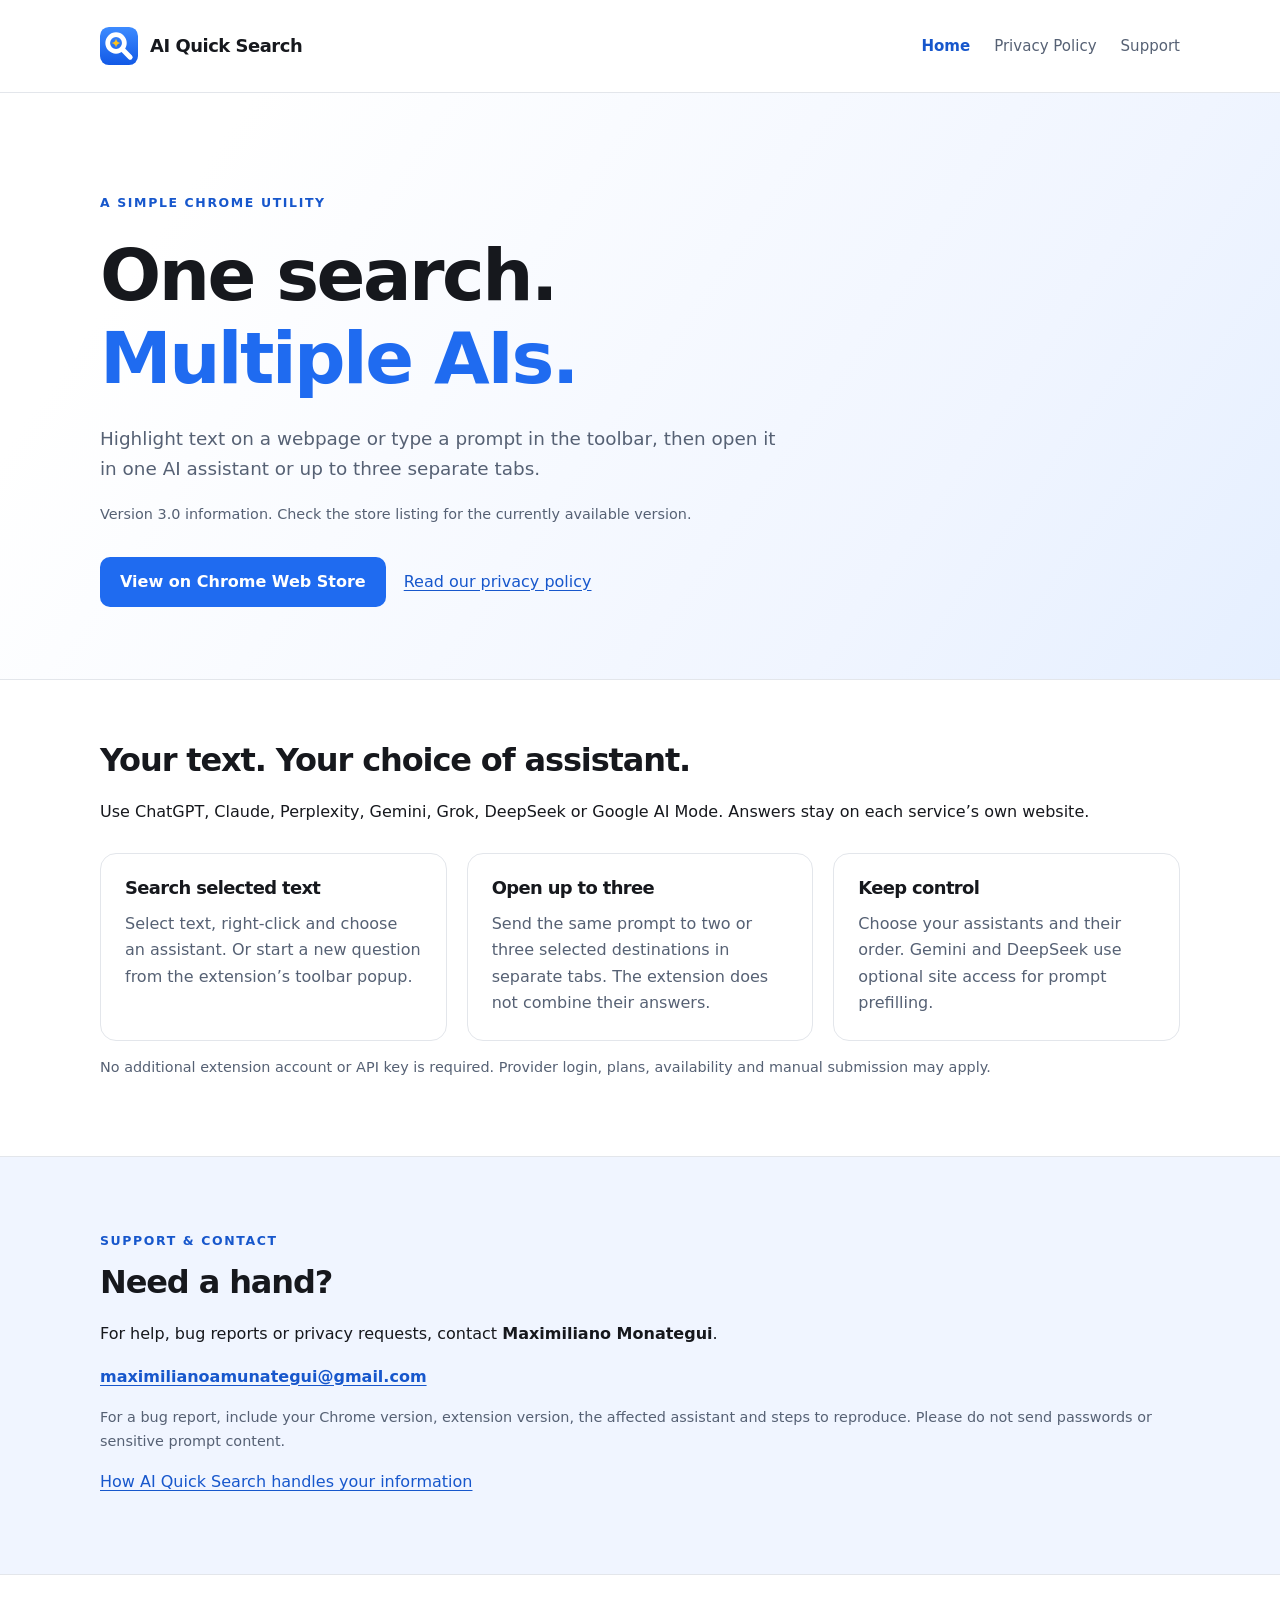
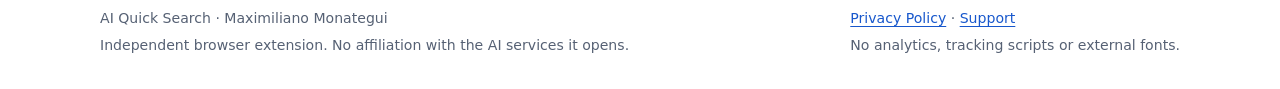
<file: index.html>
<!doctype html>
<html lang="en">
<head>
  <meta charset="utf-8">
  <meta name="viewport" content="width=device-width, initial-scale=1">
  <meta http-equiv="Content-Security-Policy" content="default-src 'none'; style-src 'self'; img-src 'self'; base-uri 'none'; form-action 'none'; upgrade-insecure-requests">
  <meta name="description" content="Send selected text or a typed prompt to your chosen AI assistants. Privacy policy and support for AI Quick Search.">
  <title>AI Quick Search — One search. Multiple AIs.</title>
  <link rel="icon" href="assets/glint.svg" type="image/svg+xml">
  <link rel="stylesheet" href="styles.css">
</head>
<body>
<a class="skip" href="#main">Skip to content</a>
<header class="site-header"><div class="wrap header-row">
  <a class="brand" href="./"><img src="assets/glint.svg" width="38" height="38" alt=""><span>AI Quick Search</span></a>
  <nav aria-label="Main navigation">
    <a href="./" aria-current="page">Home</a>
    <a href="privacy.html">Privacy Policy</a>
    <a href="./#support">Support</a>
  </nav>
</div></header>
<main tabindex="-1" id="main">
<section class="hero" aria-labelledby="hero-title"><div class="wrap">
  <p class="eyebrow">A simple Chrome utility</p>
  <h1 id="hero-title">One search.<br><span class="blue">Multiple AIs.</span></h1>
  <p class="lede">Highlight text on a webpage or type a prompt in the toolbar, then open it in one AI assistant or up to three separate tabs.</p>
  <p class="small">Version 3.0 information. Check the store listing for the currently available version.</p>
  <div class="actions"><a class="button" href="https://chromewebstore.google.com/detail/ai-multi-platform-quick-s/concnmjiafnmilakbhbomhfmgdmpgcgc">View on Chrome Web Store</a><a href="privacy.html">Read our privacy policy</a></div>
</div></section>
<section class="section" aria-labelledby="features-title"><div class="wrap">
  <h2 id="features-title">Your text. Your choice of assistant.</h2>
  <p>Use ChatGPT, Claude, Perplexity, Gemini, Grok, DeepSeek or Google AI Mode. Answers stay on each service’s own website.</p>
  <div class="cards">
    <section class="card" aria-labelledby="feature-selection"><h3 id="feature-selection">Search selected text</h3><p>Select text, right-click and choose an assistant. Or start a new question from the extension’s toolbar popup.</p></section>
    <section class="card" aria-labelledby="feature-multi"><h3 id="feature-multi">Open up to three</h3><p>Send the same prompt to two or three selected destinations in separate tabs. The extension does not combine their answers.</p></section>
    <section class="card" aria-labelledby="feature-control"><h3 id="feature-control">Keep control</h3><p>Choose your assistants and their order. Gemini and DeepSeek use optional site access for prompt prefilling.</p></section>
  </div>
  <p class="small">No additional extension account or API key is required. Provider login, plans, availability and manual submission may apply.</p>
</div></section>
<section id="support" class="section support" aria-labelledby="support-title"><div class="wrap">
  <p class="eyebrow">Support &amp; contact</p><h2 id="support-title">Need a hand?</h2>
  <p>For help, bug reports or privacy requests, contact <strong>Maximiliano Monategui</strong>.</p>
  <p><a class="email" href="mailto:maximilianoamunategui@gmail.com">maximilianoamunategui@gmail.com</a></p>
  <p class="small">For a bug report, include your Chrome version, extension version, the affected assistant and steps to reproduce. Please do not send passwords or sensitive prompt content.</p>
  <p><a href="privacy.html">How AI Quick Search handles your information</a></p>
</div></section>
</main>
<footer class="site-footer"><div class="wrap footer-row">
  <div><p>AI Quick Search · Maximiliano Monategui</p><p>Independent browser extension. No affiliation with the AI services it opens.</p></div>
  <div><p><a href="privacy.html">Privacy Policy</a> · <a href="./#support">Support</a></p><p>No analytics, tracking scripts or external fonts.</p></div>
</div></footer>
</body></html>
</file>
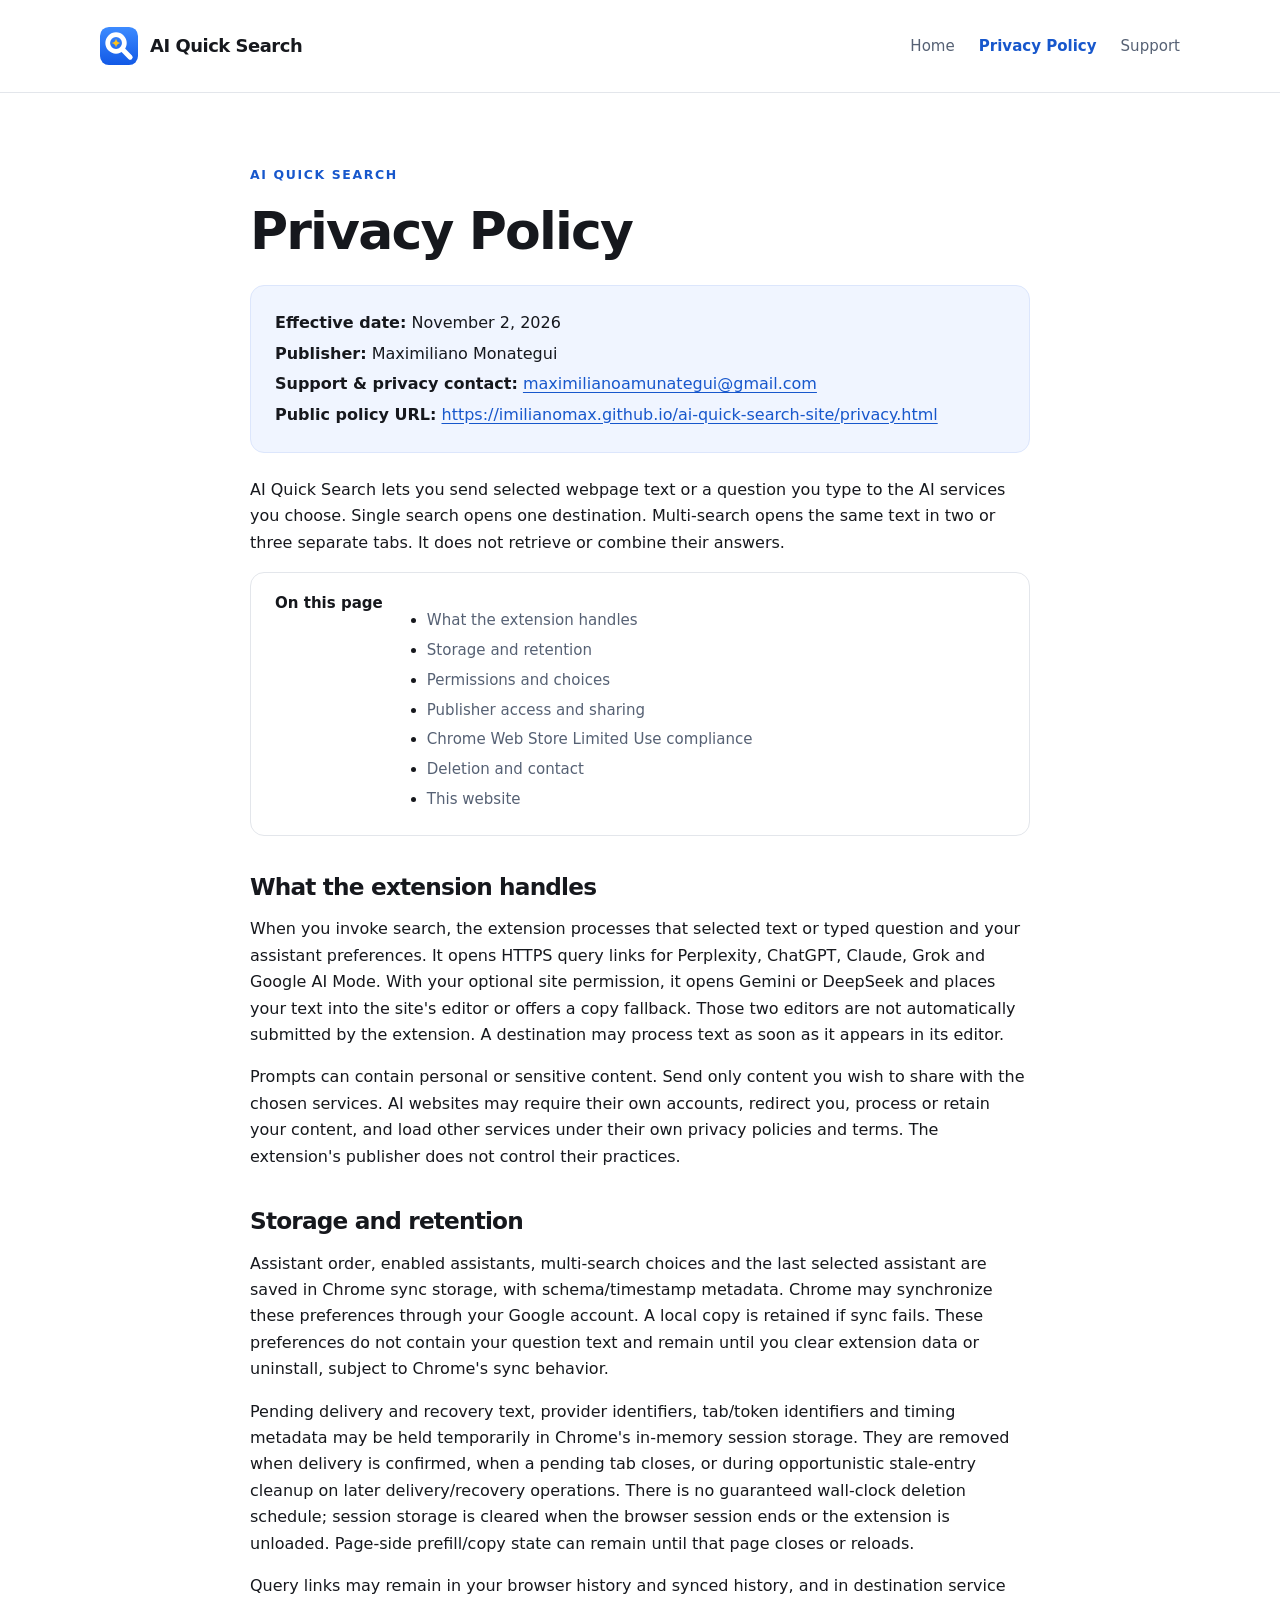
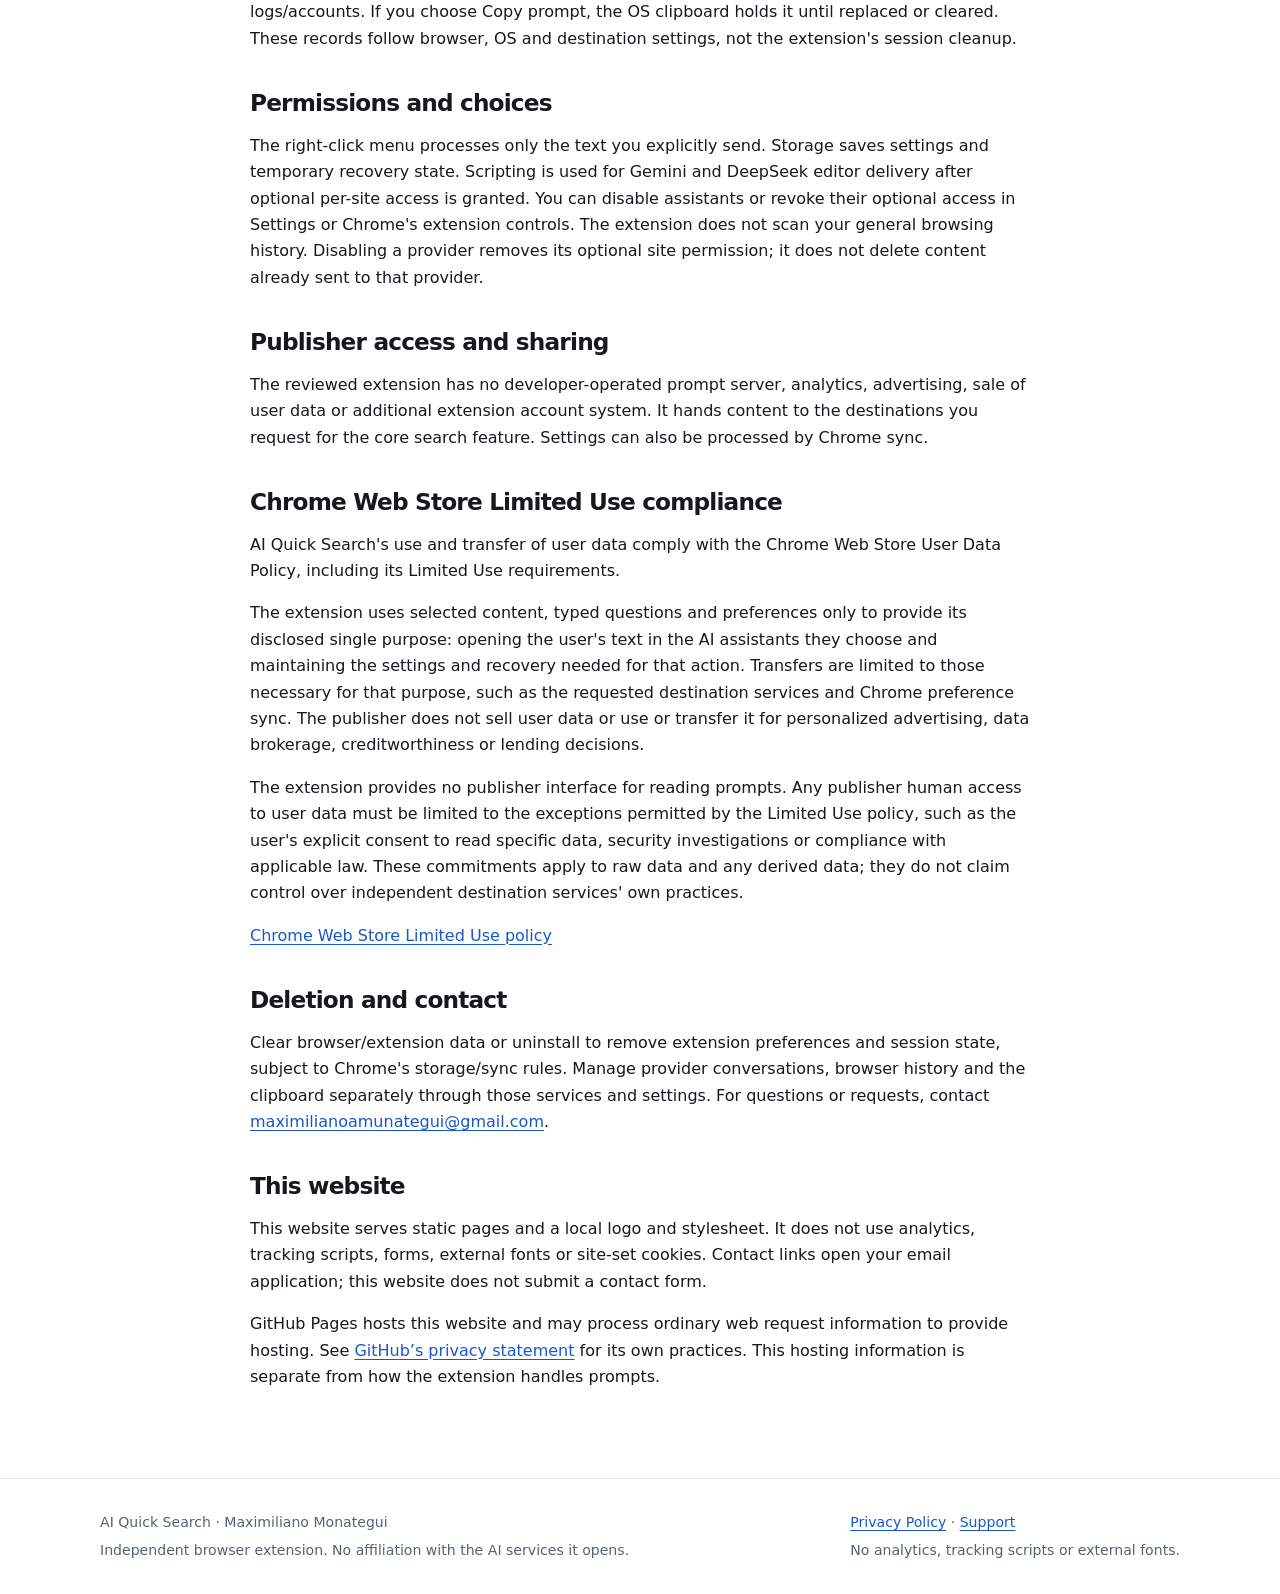
<file: privacy.html>
<!doctype html>
<html lang="en">
<head>
  <meta charset="utf-8">
  <meta name="viewport" content="width=device-width, initial-scale=1">
  <meta http-equiv="Content-Security-Policy" content="default-src 'none'; style-src 'self'; img-src 'self'; base-uri 'none'; form-action 'none'; upgrade-insecure-requests">
  <meta name="description" content="How AI Quick Search handles selected text, typed prompts, preferences, optional site access and transfers to AI services.">
  <title>Privacy Policy — AI Quick Search</title>
  <link rel="icon" href="assets/glint.svg" type="image/svg+xml">
  <link rel="stylesheet" href="styles.css">
</head>
<body>
<a class="skip" href="#main">Skip to content</a>
<header class="site-header"><div class="wrap header-row">
  <a class="brand" href="./"><img src="assets/glint.svg" width="38" height="38" alt=""><span>AI Quick Search</span></a>
  <nav aria-label="Main navigation">
    <a href="./">Home</a>
    <a href="privacy.html" aria-current="page">Privacy Policy</a>
    <a href="./#support">Support</a>
  </nav>
</div></header>
<main tabindex="-1" id="main" class="policy">
<p class="eyebrow">AI Quick Search</p><h1>Privacy Policy</h1>
<div class="policy-meta">
<p><strong>Effective date:</strong> <time datetime="2026-11-02">November 2, 2026</time></p>
<p><strong>Publisher:</strong> Maximiliano Monategui</p>
<p><strong>Support &amp; privacy contact:</strong> <a href="mailto:maximilianoamunategui@gmail.com">maximilianoamunategui@gmail.com</a></p>
<p class="policy-url"><strong>Public policy URL:</strong> <a href="https://imilianomax.github.io/ai-quick-search-site/privacy.html">https://imilianomax.github.io/ai-quick-search-site/privacy.html</a></p>
</div>
<p>AI Quick Search lets you send selected webpage text or a question you type to the AI services you choose. Single search opens one destination. Multi-search opens the same text in two or three separate tabs. It does not retrieve or combine their answers.</p>
<nav class="contents" aria-label="Privacy policy contents"><strong>On this page</strong><ul><li><a href="#what-the-extension-handles">What the extension handles</a></li><li><a href="#storage-and-retention">Storage and retention</a></li><li><a href="#permissions-and-choices">Permissions and choices</a></li><li><a href="#publisher-access-and-sharing">Publisher access and sharing</a></li><li><a href="#chrome-web-store-limited-use-compliance">Chrome Web Store Limited Use compliance</a></li><li><a href="#deletion-and-contact">Deletion and contact</a></li><li><a href="#this-website">This website</a></li></ul></nav>
<section aria-labelledby="what-the-extension-handles"><h2 id="what-the-extension-handles">What the extension handles</h2>
<p>When you invoke search, the extension processes that selected text or typed question and your assistant preferences. It opens HTTPS query links for Perplexity, ChatGPT, Claude, Grok and Google AI Mode. With your optional site permission, it opens Gemini or DeepSeek and places your text into the site&#x27;s editor or offers a copy fallback. Those two editors are not automatically submitted by the extension. A destination may process text as soon as it appears in its editor.</p>
<p>Prompts can contain personal or sensitive content. Send only content you wish to share with the chosen services. AI websites may require their own accounts, redirect you, process or retain your content, and load other services under their own privacy policies and terms. The extension&#x27;s publisher does not control their practices.</p>
</section>
<section aria-labelledby="storage-and-retention"><h2 id="storage-and-retention">Storage and retention</h2>
<p>Assistant order, enabled assistants, multi-search choices and the last selected assistant are saved in Chrome sync storage, with schema/timestamp metadata. Chrome may synchronize these preferences through your Google account. A local copy is retained if sync fails. These preferences do not contain your question text and remain until you clear extension data or uninstall, subject to Chrome&#x27;s sync behavior.</p>
<p>Pending delivery and recovery text, provider identifiers, tab/token identifiers and timing metadata may be held temporarily in Chrome&#x27;s in-memory session storage. They are removed when delivery is confirmed, when a pending tab closes, or during opportunistic stale-entry cleanup on later delivery/recovery operations. There is no guaranteed wall-clock deletion schedule; session storage is cleared when the browser session ends or the extension is unloaded. Page-side prefill/copy state can remain until that page closes or reloads.</p>
<p>Query links may remain in your browser history and synced history, and in destination service logs/accounts. If you choose Copy prompt, the OS clipboard holds it until replaced or cleared. These records follow browser, OS and destination settings, not the extension&#x27;s session cleanup.</p>
</section>
<section aria-labelledby="permissions-and-choices"><h2 id="permissions-and-choices">Permissions and choices</h2>
<p>The right-click menu processes only the text you explicitly send. Storage saves settings and temporary recovery state. Scripting is used for Gemini and DeepSeek editor delivery after optional per-site access is granted. You can disable assistants or revoke their optional access in Settings or Chrome&#x27;s extension controls. The extension does not scan your general browsing history. Disabling a provider removes its optional site permission; it does not delete content already sent to that provider.</p>
</section>
<section aria-labelledby="publisher-access-and-sharing"><h2 id="publisher-access-and-sharing">Publisher access and sharing</h2>
<p>The reviewed extension has no developer-operated prompt server, analytics, advertising, sale of user data or additional extension account system. It hands content to the destinations you request for the core search feature. Settings can also be processed by Chrome sync.</p>
</section>
<section aria-labelledby="chrome-web-store-limited-use-compliance"><h2 id="chrome-web-store-limited-use-compliance">Chrome Web Store Limited Use compliance</h2>
<p>AI Quick Search&#x27;s use and transfer of user data comply with the Chrome Web Store User Data Policy, including its Limited Use requirements.</p>
<p>The extension uses selected content, typed questions and preferences only to provide its disclosed single purpose: opening the user&#x27;s text in the AI assistants they choose and maintaining the settings and recovery needed for that action. Transfers are limited to those necessary for that purpose, such as the requested destination services and Chrome preference sync. The publisher does not sell user data or use or transfer it for personalized advertising, data brokerage, creditworthiness or lending decisions.</p>
<p>The extension provides no publisher interface for reading prompts. Any publisher human access to user data must be limited to the exceptions permitted by the Limited Use policy, such as the user&#x27;s explicit consent to read specific data, security investigations or compliance with applicable law. These commitments apply to raw data and any derived data; they do not claim control over independent destination services&#x27; own practices.</p>
<p><a href="https://developer.chrome.com/docs/webstore/program-policies/limited-use">Chrome Web Store Limited Use policy</a></p>
</section>
<section aria-labelledby="deletion-and-contact"><h2 id="deletion-and-contact">Deletion and contact</h2>
<p>Clear browser/extension data or uninstall to remove extension preferences and session state, subject to Chrome&#x27;s storage/sync rules. Manage provider conversations, browser history and the clipboard separately through those services and settings. For questions or requests, contact <a href="mailto:maximilianoamunategui@gmail.com">maximilianoamunategui@gmail.com</a>.</p>
</section>
<section aria-labelledby="this-website"><h2 id="this-website">This website</h2>
<p>This website serves static pages and a local logo and stylesheet. It does not use analytics, tracking scripts, forms, external fonts or site-set cookies. Contact links open your email application; this website does not submit a contact form.</p>
<p>GitHub Pages hosts this website and may process ordinary web request information to provide hosting. See <a href="https://docs.github.com/en/site-policy/privacy-policies/github-general-privacy-statement">GitHub’s privacy statement</a> for its own practices. This hosting information is separate from how the extension handles prompts.</p>
</section>
</main>
<footer class="site-footer"><div class="wrap footer-row">
  <div><p>AI Quick Search · Maximiliano Monategui</p><p>Independent browser extension. No affiliation with the AI services it opens.</p></div>
  <div><p><a href="privacy.html">Privacy Policy</a> · <a href="./#support">Support</a></p><p>No analytics, tracking scripts or external fonts.</p></div>
</div></footer>
</body></html>
</file>
<file: styles.css>
:root { color-scheme: light; --blue:#1f6bf0; --ink:#16181d; --muted:#566174; --line:#e3e6eb; --soft:#f0f5ff; font-family:system-ui,-apple-system,BlinkMacSystemFont,"Segoe UI",sans-serif; font-size:16px; line-height:1.65; color:var(--ink); background:#fff; }
* { box-sizing:border-box; } body { margin:0; } a { color:#1757cc; text-underline-offset:.2em; } a:hover { text-decoration-thickness:2px; } a:focus-visible { outline:3px solid #1f6bf0; outline-offset:5px; border-radius:3px; } img { display:block; } .wrap { width:min(100% - 40px,1080px); margin-inline:auto; } .skip { position:absolute; left:20px; top:-100px; padding:10px 16px; background:#fff; z-index:10; } .skip:focus { top:10px; } .site-header { border-bottom:1px solid var(--line); } .header-row { display:flex; align-items:center; justify-content:space-between; gap:24px; min-height:92px; } .brand { display:inline-flex; align-items:center; gap:12px; color:var(--ink); font-size:1.12rem; font-weight:750; text-decoration:none; letter-spacing:-.025em; } .brand img { width:38px; height:38px; } nav { display:flex; flex-wrap:wrap; gap:24px; font-size:.94rem; } nav a { color:var(--muted); text-decoration:none; } nav a[aria-current=page] { color:#1757cc; font-weight:650; } .hero { padding:88px 0 72px; background:linear-gradient(125deg,#fff 15%,#f0f5ff 72%,#e5efff); border-bottom:1px solid var(--line); } .eyebrow { color:#1757cc; font-size:.78rem; font-weight:750; letter-spacing:.13em; text-transform:uppercase; } h1,h2,h3 { line-height:1.15; letter-spacing:-.035em; text-wrap:balance; } h1 { font-size:clamp(2.5rem,6vw,4.5rem); margin:20px 0 24px; max-width:850px; } .blue { color:var(--blue); } .lede { font-size:1.15rem; color:var(--muted); max-width:680px; } .actions { display:flex; flex-wrap:wrap; align-items:center; gap:18px; margin-top:30px; } .button { display:inline-block; padding:12px 20px; background:var(--blue); color:#fff; border-radius:10px; font-weight:650; text-decoration:none; } .button:hover { background:#1757cc; } .section { padding-block:62px; } .section h2 { font-size:2rem; margin:0 0 20px; } .cards { display:grid; grid-template-columns:repeat(3,minmax(0,1fr)); gap:20px; margin-top:28px; } .card { border:1px solid var(--line); border-radius:16px; padding:24px; } .card h3 { font-size:1.12rem; margin:0 0 12px; } .card p { margin:0; color:var(--muted); } .support { border-top:1px solid var(--line); background:var(--soft); } .email { overflow-wrap:anywhere; font-weight:600; } .small { font-size:.9rem; color:var(--muted); } .site-footer { padding:28px 0; border-top:1px solid var(--line); color:var(--muted); font-size:.88rem; } .site-footer p { margin:4px 0; } .footer-row { display:flex; justify-content:space-between; flex-wrap:wrap; gap:12px 32px; } .policy { width:min(100% - 40px,780px); margin-inline:auto; padding:56px 0 72px; } .policy h1 { font-size:clamp(2.25rem,5vw,3.25rem); margin-top:12px; } .policy section { scroll-margin-top:24px; margin-top:38px; } .policy h2 { font-size:1.45rem; margin-bottom:16px; } .policy p { margin:16px 0; } .policy-meta { padding:20px 24px; background:var(--soft); border:1px solid #dce6fc; border-radius:14px; margin:24px 0; overflow-wrap:anywhere; } .policy-meta p { margin:4px 0; } .contents { padding:18px 24px; border:1px solid var(--line); border-radius:14px; } .contents ul { padding-left:20px; margin:12px 0 0; } .contents li { margin-block:5px; } .policy-url { overflow-wrap:anywhere; }
@media(max-width:640px) { .header-row { align-items:flex-start; flex-direction:column; gap:16px; padding-block:22px; } nav { gap:20px; } .hero { padding:48px 0; } .section { padding-block:42px; } .cards { grid-template-columns:1fr; } .policy { padding-top:36px; } .policy-meta { padding:16px; } }
main:focus { outline:none; }
</file>
